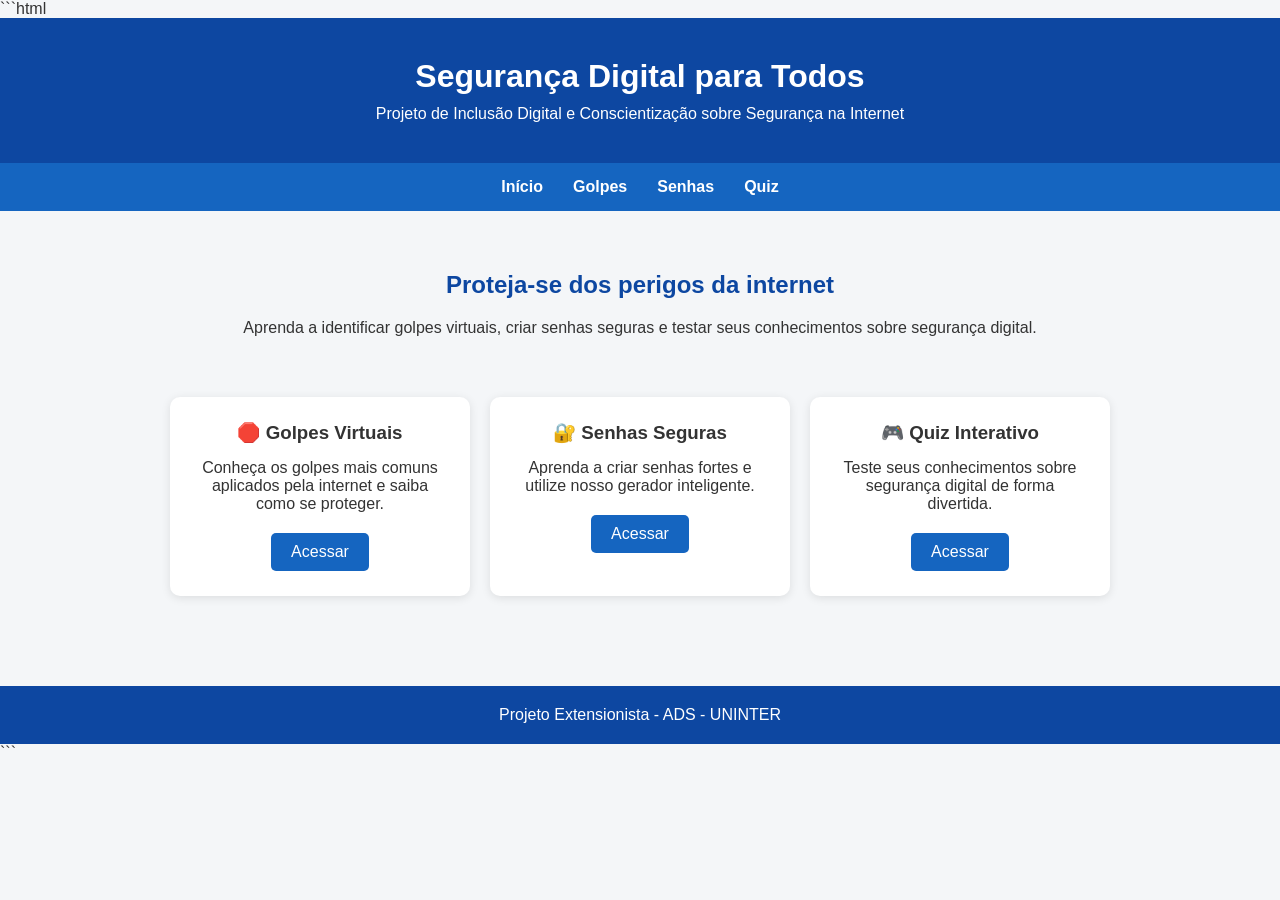
<file: index.html>
```html
<!DOCTYPE html>
<html lang="pt-BR">
<head>
    <meta charset="UTF-8">
    <meta name="viewport" content="width=device-width, initial-scale=1.0">
    <title>Segurança Digital para Todos</title>

    <link rel="stylesheet" href="css/style.css">
</head>
<body>

<header>
    <h1>Segurança Digital para Todos</h1>
    <p>Projeto de Inclusão Digital e Conscientização sobre Segurança na Internet</p>
</header>

<nav>
    <ul>
        <li><a href="index.html">Início</a></li>
        <li><a href="golpes.html">Golpes</a></li>
        <li><a href="senhas.html">Senhas</a></li>
        <li><a href="quiz.html">Quiz</a></li>
    </ul>
</nav>

<section class="hero">
    <h2>Proteja-se dos perigos da internet</h2>

    <p>
        Aprenda a identificar golpes virtuais, criar senhas seguras e
        testar seus conhecimentos sobre segurança digital.
    </p>
</section>

<section class="cards">

    <div class="card">
        <h3>🛑 Golpes Virtuais</h3>

        <p>
            Conheça os golpes mais comuns aplicados pela internet e saiba como se proteger.
        </p>

        <a href="golpes.html" class="btn">Acessar</a>
    </div>

    <div class="card">
        <h3>🔐 Senhas Seguras</h3>

        <p>
            Aprenda a criar senhas fortes e utilize nosso gerador inteligente.
        </p>

        <a href="senhas.html" class="btn">Acessar</a>
    </div>

    <div class="card">
        <h3>🎮 Quiz Interativo</h3>

        <p>
            Teste seus conhecimentos sobre segurança digital de forma divertida.
        </p>

        <a href="quiz.html" class="btn">Acessar</a>
    </div>

</section>

<footer>
    <p>Projeto Extensionista - ADS - UNINTER</p>
</footer>

</body>
</html>
```
</file>
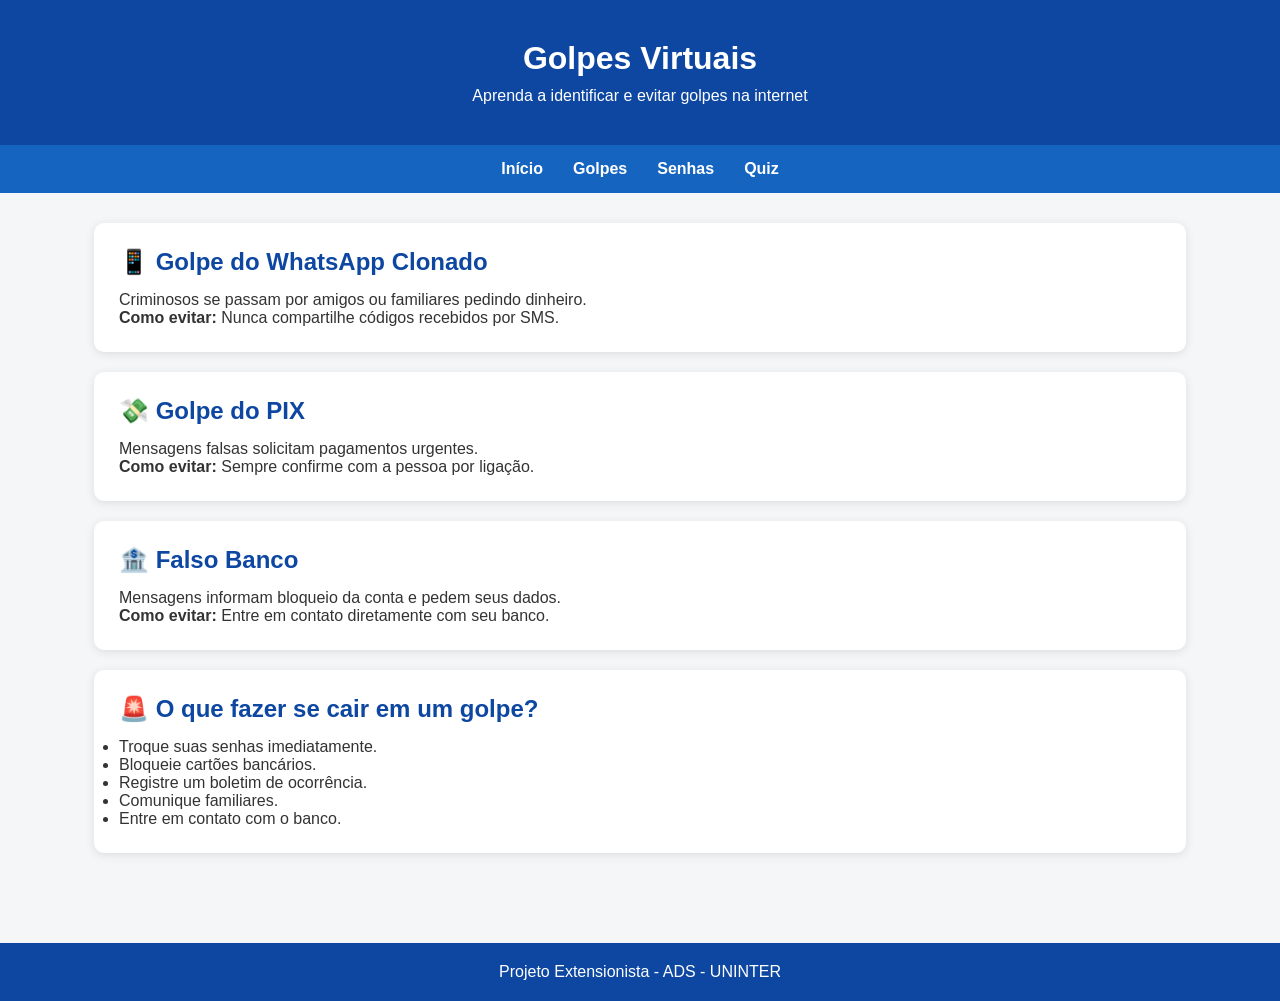
<file: golpes.html>
<!DOCTYPE html>
<html lang="pt-BR">
<head>
    <meta charset="UTF-8">
    <meta name="viewport" content="width=device-width, initial-scale=1.0">
    <title>Golpes Virtuais</title>
    <link rel="stylesheet" href="css/style.css">
</head>
<body>

<header>
    <h1>Golpes Virtuais</h1>
    <p>Aprenda a identificar e evitar golpes na internet</p>
</header>

<nav>
    <ul>
        <li><a href="index.html">Início</a></li>
        <li><a href="golpes.html">Golpes</a></li>
        <li><a href="senhas.html">Senhas</a></li>
        <li><a href="quiz.html">Quiz</a></li>
    </ul>
</nav>

<div class="container">

    <div class="info-card">
        <h2>📱 Golpe do WhatsApp Clonado</h2>
        <p>Criminosos se passam por amigos ou familiares pedindo dinheiro.</p>
        <p><strong>Como evitar:</strong> Nunca compartilhe códigos recebidos por SMS.</p>
    </div>

    <div class="info-card">
        <h2>💸 Golpe do PIX</h2>
        <p>Mensagens falsas solicitam pagamentos urgentes.</p>
        <p><strong>Como evitar:</strong> Sempre confirme com a pessoa por ligação.</p>
    </div>

    <div class="info-card">
        <h2>🏦 Falso Banco</h2>
        <p>Mensagens informam bloqueio da conta e pedem seus dados.</p>
        <p><strong>Como evitar:</strong> Entre em contato diretamente com seu banco.</p>
    </div>

    <div class="info-card">
        <h2>🚨 O que fazer se cair em um golpe?</h2>
        <ul>
            <li>Troque suas senhas imediatamente.</li>
            <li>Bloqueie cartões bancários.</li>
            <li>Registre um boletim de ocorrência.</li>
            <li>Comunique familiares.</li>
            <li>Entre em contato com o banco.</li>
        </ul>
    </div>

</div>

<footer>
    <p>Projeto Extensionista - ADS - UNINTER</p>
</footer>

</body>
</html>
</file>
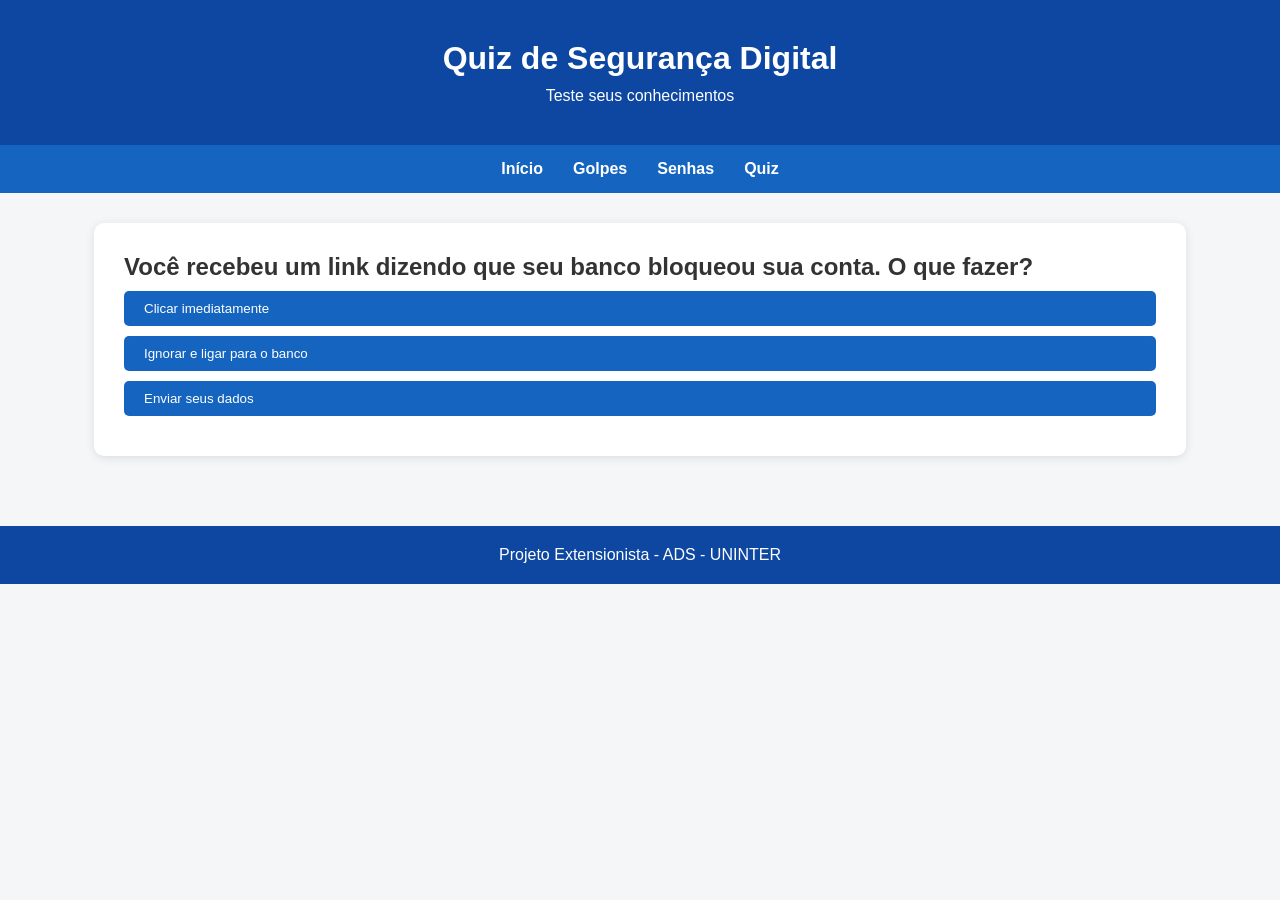
<file: quiz.html>
<!DOCTYPE html>
<html lang="pt-BR">
<head>
<meta charset="UTF-8">
<meta name="viewport" content="width=device-width, initial-scale=1.0">
<title>Quiz</title>

<link rel="stylesheet" href="css/style.css">
</head>

<body>

<header>
<h1>Quiz de Segurança Digital</h1>
<p>Teste seus conhecimentos</p>
</header>

<nav>
<ul>
<li><a href="index.html">Início</a></li>
<li><a href="golpes.html">Golpes</a></li>
<li><a href="senhas.html">Senhas</a></li>
<li><a href="quiz.html">Quiz</a></li>
</ul>
</nav>

<div class="container">

<div class="quiz-container">

<h2 id="pergunta"></h2>

<div id="opcoes"></div>

<p id="pontuacao"></p>

</div>

</div>

<footer>
<p>Projeto Extensionista - ADS - UNINTER</p>
</footer>

<script src="js/quiz.js"></script>

</body>
</html>
</file>
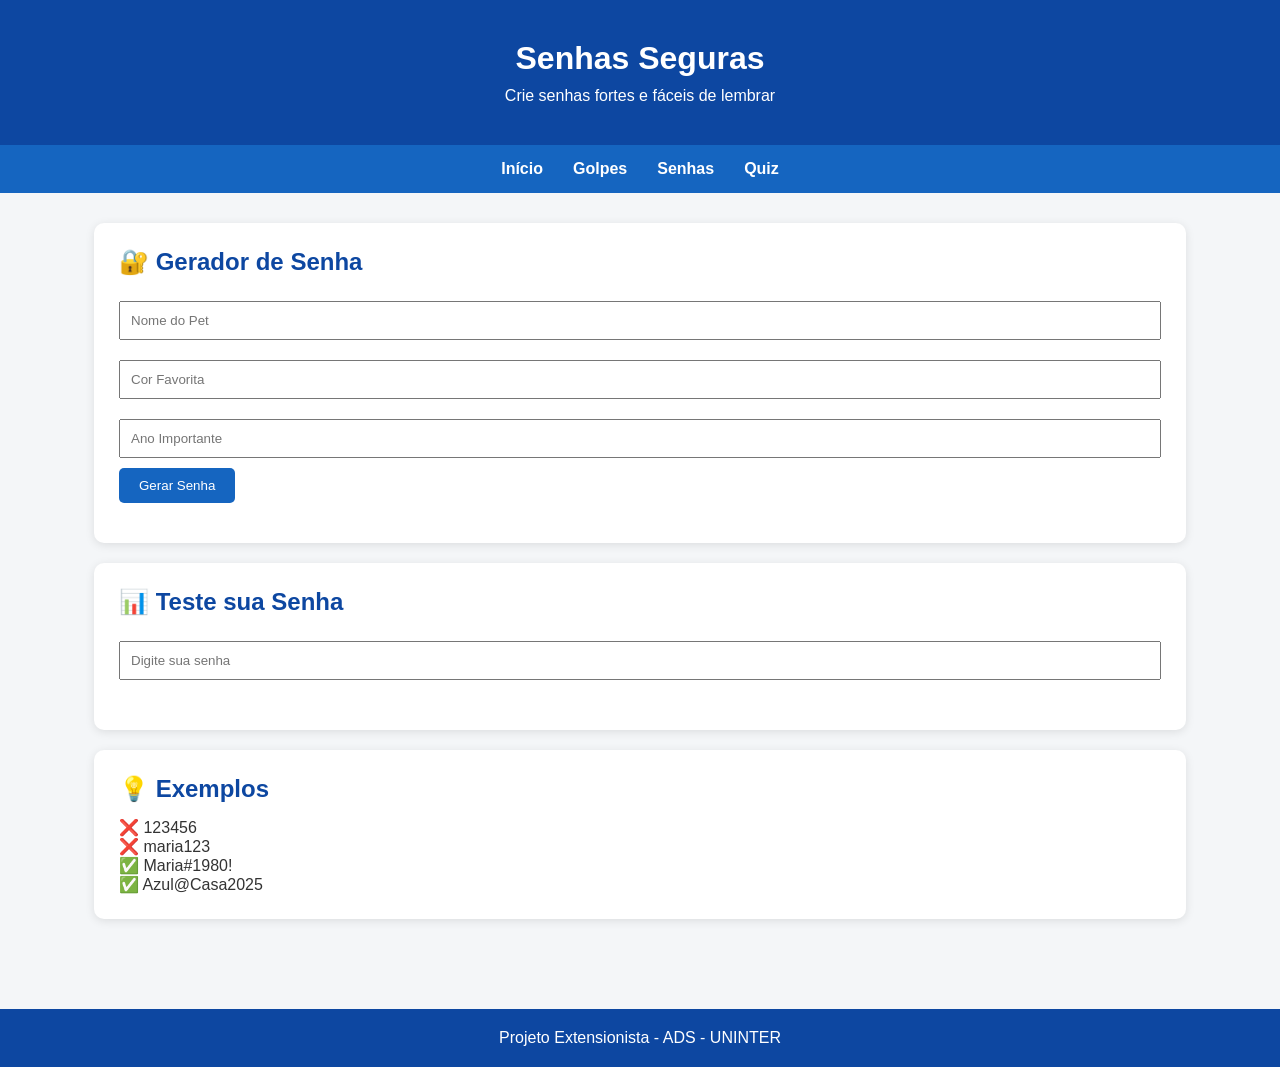
<file: senhas.html>
<!DOCTYPE html>
<html lang="pt-BR">
<head>
<meta charset="UTF-8">
<meta name="viewport" content="width=device-width, initial-scale=1.0">
<title>Senhas Seguras</title>

<link rel="stylesheet" href="css/style.css">
</head>

<body>

<header>
    <h1>Senhas Seguras</h1>
    <p>Crie senhas fortes e fáceis de lembrar</p>
</header>

<nav>
<ul>
<li><a href="index.html">Início</a></li>
<li><a href="golpes.html">Golpes</a></li>
<li><a href="senhas.html">Senhas</a></li>
<li><a href="quiz.html">Quiz</a></li>
</ul>
</nav>

<div class="container">

<div class="info-card">

<h2>🔐 Gerador de Senha</h2>

<input type="text" id="nome" placeholder="Nome do Pet">

<input type="text" id="cor" placeholder="Cor Favorita">

<input type="number" id="ano" placeholder="Ano Importante">

<button onclick="gerarSenha()">
Gerar Senha
</button>

<p class="resultado" id="senhaGerada"></p>

</div>

<div class="info-card">

<h2>📊 Teste sua Senha</h2>

<input
type="text"
id="senhaUsuario"
placeholder="Digite sua senha"
onkeyup="avaliarSenha()">

<p class="resultado" id="forcaSenha"></p>

</div>

<div class="info-card">

<h2>💡 Exemplos</h2>

<p>❌ 123456</p>

<p>❌ maria123</p>

<p>✅ Maria#1980!</p>

<p>✅ Azul@Casa2025</p>

</div>

</div>

<footer>
<p>Projeto Extensionista - ADS - UNINTER</p>
</footer>

<script src="js/senhas.js"></script>

</body>
</html>
</file>
<file: css/style.css>
* {
    margin: 0;
    padding: 0;
    box-sizing: border-box;
    font-family: Arial, Helvetica, sans-serif;
}

body {
    background: #f4f6f8;
    color: #333;
}

header {
    background: #0d47a1;
    color: white;
    text-align: center;
    padding: 40px;
}

header h1 {
    margin-bottom: 10px;
}

nav {
    background: #1565c0;
}

nav ul {
    list-style: none;
    display: flex;
    justify-content: center;
}

nav li {
    padding: 15px;
}

nav a {
    color: white;
    text-decoration: none;
    font-weight: bold;
}

nav a:hover {
    text-decoration: underline;
}

.hero {
    text-align: center;
    padding: 60px 20px;
}

.hero h2 {
    margin-bottom: 20px;
    color: #0d47a1;
}

.cards {
    width: 90%;
    margin: auto;
    display: flex;
    gap: 20px;
    justify-content: center;
    flex-wrap: wrap;
    padding-bottom: 50px;
}

.card {
    width: 300px;
    background: white;
    padding: 25px;
    border-radius: 10px;
    box-shadow: 0 2px 10px rgba(0, 0, 0, .1);
    text-align: center;
    transition: 0.3s;
}

.card:hover {
    transform: translateY(-5px);
}

.card h3 {
    margin-bottom: 15px;
}

.card p {
    margin-bottom: 20px;
}

.btn {
    display: inline-block;
    background: #1565c0;
    color: white;
    padding: 10px 20px;
    border-radius: 5px;
    text-decoration: none;
}

.btn:hover {
    background: #0d47a1;
}

footer {
    background: #0d47a1;
    color: white;
    text-align: center;
    padding: 20px;
    margin-top: 40px;
}

.container {
    width: 90%;
    max-width: 1200px;
    margin: auto;
    padding: 30px;
}

.info-card {
    background: white;
    margin-bottom: 20px;
    padding: 25px;
    border-radius: 10px;
    box-shadow: 0 2px 10px rgba(0, 0, 0, .1);
}

.info-card h2 {
    color: #0d47a1;
    margin-bottom: 15px;
}

input {
    width: 100%;
    padding: 10px;
    margin: 10px 0;
}

button {
    background: #1565c0;
    color: white;
    border: none;
    padding: 10px 20px;
    border-radius: 5px;
    cursor: pointer;
}

button:hover {
    background: #0d47a1;
}

.resultado {
    margin-top: 15px;
    font-weight: bold;
}

.quiz-container {
    background: white;
    padding: 30px;
    border-radius: 10px;
    box-shadow: 0 2px 10px rgba(0, 0, 0, .1);
}

.opcao {
    display: block;
    width: 100%;
    margin: 10px 0;
    text-align: left;
}

@media (max-width: 768px) {

    nav ul {
        flex-direction: column;
        text-align: center;
    }

    .cards {
        flex-direction: column;
        align-items: center;
    }

    .card {
        width: 90%;
    }
}
</file>
